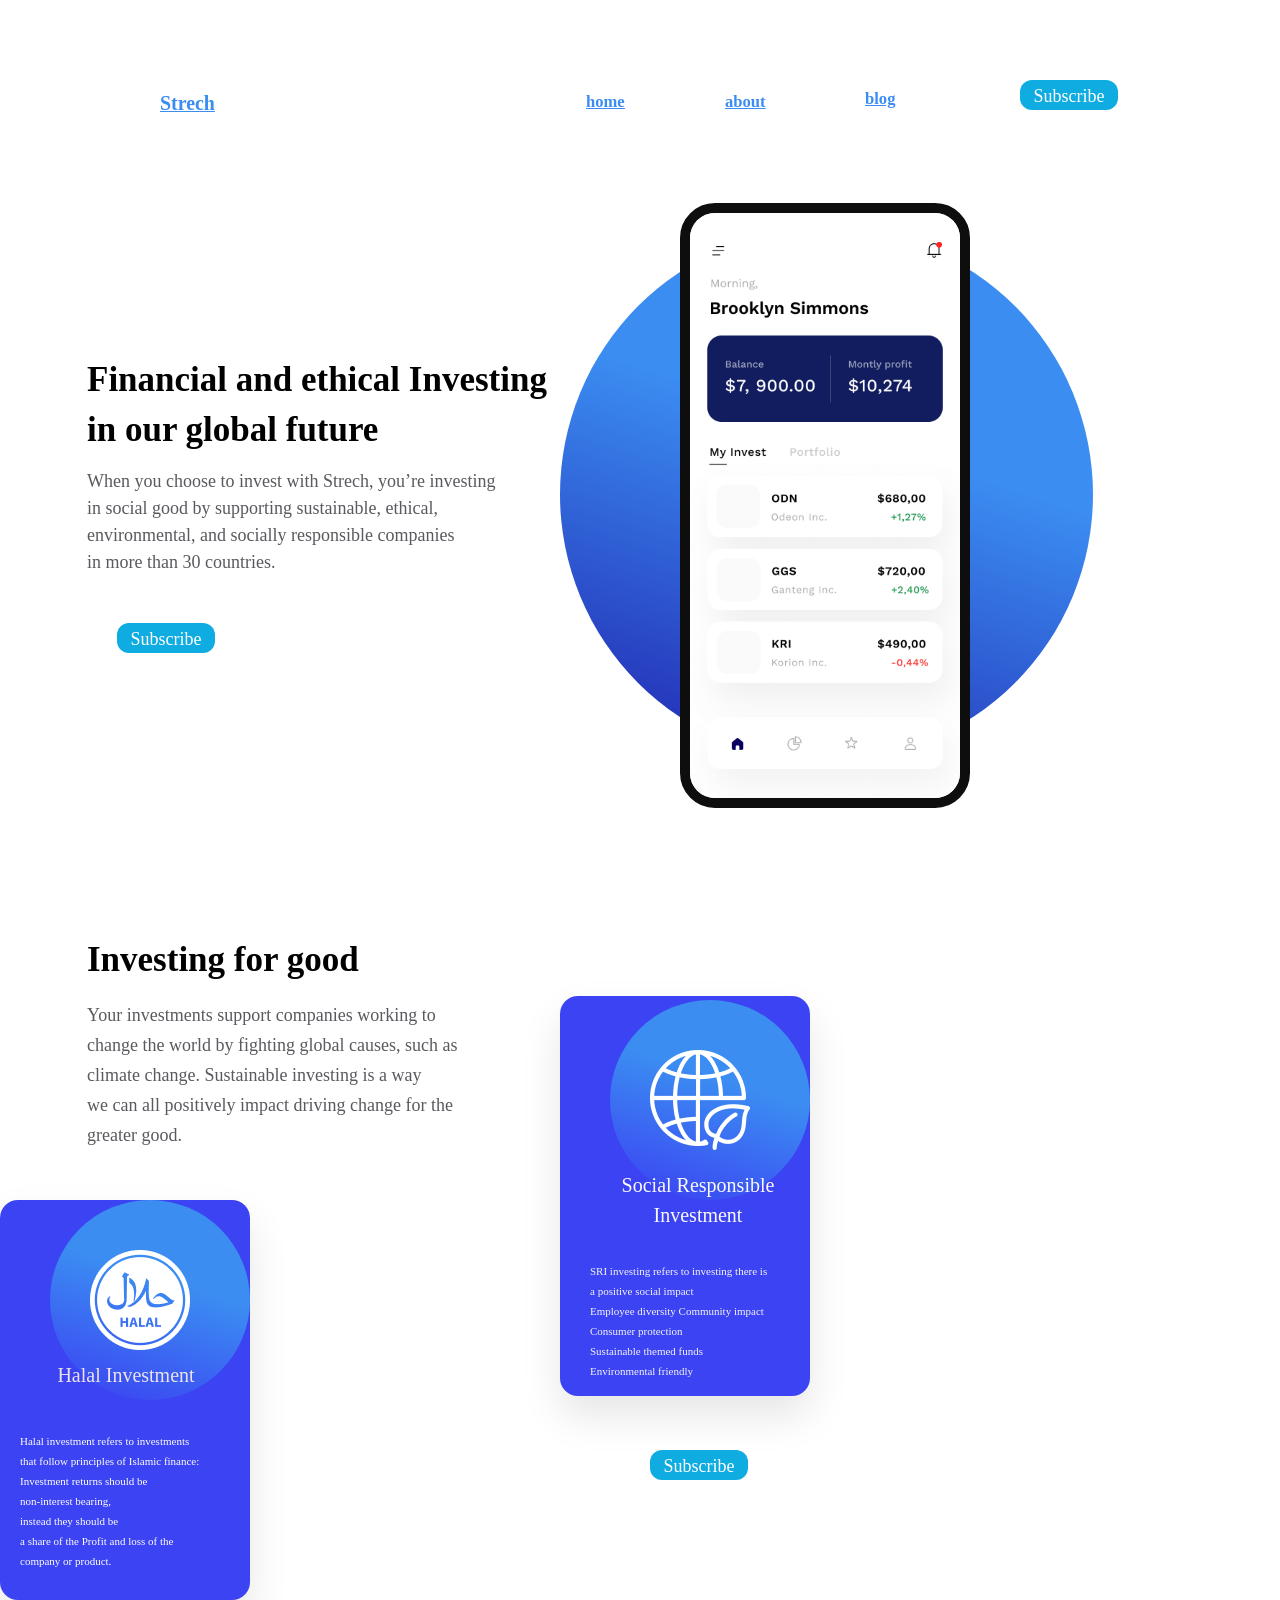
<file: index.html>
<html>
<head>
    <title>Home</title>
    <link rel="stylesheet" href="css/home.css">
</head>

<body>
    <form action="home.html" method="post">
    <a class="strech" href="strech.html"><h5>Strech</h5></a>
    <a class="home" href="home1.html"><h5><u>home</u></h5></a>
    <a class="about" href="about.html"><h5>about</h5></a>
    <a class="blog" href="blog.html"><h5>blog</h5></a>
    <button class="button">Subscribe</button>
    </form>
    <p id="financial">Financial and ethical Investing <br> in our global future</p>
        <div class="para1">When you choose to invest with Strech, you’re investing <br>
            in social good by supporting sustainable, ethical, <br>
            environmental, and socially responsible companies <br>
            in more than 30 countries.</div>

            <button class="button1">Subscribe</button>
            <div class="mov">
            <span class="circle"></span>
            <img class="mobile" src="images/Home.jpg" alt="mobile.jpg" >
        </div>

        <p class="investing"><b> Investing for good</b></p>
        <div class="para2">Your investments support companies working to <br>
            change the world by fighting global causes, such as <br> 
            climate change. Sustainable investing is a way <br>
            we can all positively impact driving change for the <br>
            greater good.</div>

            <p class="rectangle"></p>
       
            <div class="circle1"><img class="imageearth" src="images/Frame-1.png" alt=""></div>
            <p class="social">Social Responsible <br>
                Investment</p>
                <p class="para3">SRI investing refers to investing there is <br> a positive social impact <br> Employee diversity
                    Community impact <br>
                    Consumer protection <br>
                    Sustainable themed funds <br>
                    Environmental friendly <br>  
                </p>
                <div class="rectangle1"></div>
                  <div class="circle2"><img class="imagehalal" src="images/Frame.png"t=""></div>
                    <p class="social2">Halal Investment <br>
                        </p>
                        <p class="para4">Halal investment refers to investments <br>
                            that follow principles of Islamic finance: <br>
                            Investment returns should be <br> non-interest bearing, <br> instead they should be <br> a share of the Profit and loss of the <br> company or product. <br>
                        </p>
                        <button class="button2">Subscribe</button>
          




























        </body>
</html>
</file>
<file: css/home.css>
.home{
display: inline;
position: relative;
width: 1280px;
height: 5338px;

background: #FFFFFF;
}

.strech
{
display: inline;
position: absolute;
width: 78px;
height: 29px;
left: 160px;
top: 56px;

font-family: 'Inter';
font-style: normal;
font-weight: 700;
font-size: 24px;
line-height: 29px;
/* identical to box height */

color: #3B8DF2;
}

.home
{
display: inline;
position: absolute;
width: 59px;
height: 30px;
left: 586px;
top: 59px;

font-family: 'Poppins';
font-style: normal;
font-weight: 400;
font-size: 20px;
line-height: 30px;
/* identical to box height */

color: #3B8DF3;


}
.about
{
/* about */
display: inline;
position: absolute;
width: 60px;
height: 30px;
left: 725px;
top: 59px;

font-family: 'Poppins';
font-style: normal;
font-weight: 400;
font-size: 20px;
line-height: 30px;
/* identical to box height */

color: #3B8DF3;


}
.blog
{
/* blog */
display: inline;
position: absolute;
width: 45px;
height: 30px;
left: 865px;
top: 56px;

font-family: 'Poppins';
font-style: normal;
font-weight: 400;
font-size: 20px;
line-height: 30px;
/* identical to box height */

color: #3B8DF3;

}
.button
{
    /* subscribe */
position: absolute;
width: 98px;
height: 30px;
left: 1020px;
right: 20px;
top: 80px;
border-radius:  12px;
font-family: 'Poppins';
font-style: normal;
font-weight: 400;
font-size: 18px;
line-height: 30px;
/* identical to box height */

color: #FFFFFF;
background-color:#0eace1;
border: #0eace1;                 
}
#financial
{
    /* Financial and ethical Investing in our global future */
position: absolute;
width: 558px;
height: 100px;
left: 87px;
top: 320px;

font-family: 'Poppins';
font-style: normal;
font-weight: 600;
font-size: 35px;
line-height: 50px;
/* or 143% */
color: #000000;
}

.para1
{
/* When you choose to invest with Strech, you’re investing in social good by supporting sustainable, ethical, environmental, and socially responsible companies in more than 30 countries. */
position: absolute;
width: 496px;
height: 108px;
left: 87px;
top: 468px;

font-family: 'Poppins';
font-style: normal;
font-weight: 400;
font-size: 18px;
line-height: 27px;
/* or 150% */
color: #5A595F;
}
.button1
{
    /* subscribe */

position: absolute;
width: 98px;
height: 30px;
left: 117px;
top: 623px;

font-family: 'Poppins';
font-style: normal;
font-weight: 400;
font-size: 18px;
line-height: 30px;
/* identical to box height */
border-radius:  12px;
color: #FFFFFF;
background-color:#0eace1;
border: #0eace1;    

}
.circle
{
    /* Oval */

position: absolute;
width: 533px;
height: 533px;
left: 560px;
right:400px;
top: 228px;
border-radius: 50%;
background: linear-gradient(198.21deg, #3B8DF2 40.5%, #2229B2 96.44%);

}
.mobile
{
/* Place_Your_Design_Here */
position: absolute;
height: 584.68px;
left: 680px;
top: 202.94px;
border-radius: 35px;
border: 10px solid #0e0e0e;
}
.mov
{
    top: 100px;
}
.investing
{
    /* Investing for good */
position: absolute;
width: 319px;
height: 50px;
left: 87px;
top: 900px;

font-family: 'Poppins';
font-style: normal;
font-weight: 500;
font-size: 35px;
line-height: 50px;
/* identical to box height, or 143% */
color: #000000;
}
.para2
{
/* Your investments support companies working to change the world by fighting global causes, such as climate change. Sustainable investing is a way we can all positively impact driving change for the greater good. */
position: absolute;
width: 477px;
height: 150px;
left: 87px;
top: 1000px;

font-family: 'Poppins';
font-style: normal;
font-weight: 500;
font-size: 18px;
line-height: 30px;
/* or 167% */

color: #5A595F;

}
.rectangle
{
/* Rectangle */
position: absolute;
width: 250px;
height: 400px;
left: 560px;
right:400px;
top: 980px;
background: #3B43F2;
box-shadow: 0px 20px 40px rgba(0, 0, 0, 0.1);
border-radius: 18px;
}
.circle1
{
/* Oval */
position: absolute;
width: 200px;
height: 200px;
left: 610px;
right:400px;
top: 1000px;
border-radius: 50%;
background: linear-gradient(198.21deg, #3B8DF2 40.5%, #3B43F2 96.44%);
}
.imageearth
{
  /* Vector */
position: absolute;
left: 40px;
right: 50px;;
top: 50px;
bottom: 0%;
}
/* Social Responsible Investment */
.social
{
position: absolute;
width: 276px;
height: 59px;
left: 560px;
top: 1150px;

font-family: 'Poppins';
font-style: normal;
font-weight: 500;
font-size: 20px;
line-height: 30px;
/* or 120% */
text-align: center;

color: #fafafa;
}
.para3
{
    /* Employee diversity Community impact Consumer protection Sustainable themed funds Environmental friendly */

position: absolute;
width: 363px;
height: 146px;
left: 590px;
top: 1250px;

font-family: 'Poppins';
font-style: normal;
font-weight: 500;
font-size: 11px;
line-height: 20px;
/* or 167% */
color: #f5f4f9;
}
.rectangle1
{
/* Rectangle */
position: absolute;
left: 0%;
right: 0%;
top: 1200px;
bottom: 0%;
width: 250px;
height: 400px;
background: #3B43F2;
box-shadow: 0px 20px 40px rgba(0, 0, 0, 0.1);
border-radius: 18px;

}
.circle2
{
/* Oval */
position: absolute;
width: 200px;
height: 200px;
left: 50px;
right:400px;
top: 1200px;
border-radius: 50%;
background: linear-gradient(198.21deg, #3B8DF2 40.5%, #3B43F2 96.44%);
}
.imagehalal
{
   /* Vector */
position: absolute;
left: 40px;
right: 250px;;
top: 50px;
bottom: 0%; 
}
.social2
{
    position: absolute;
    width: 276px;
    height: 59px;
    left: -12px;px;
    top: 1340px;
    
    font-family: 'Poppins';
    font-style: normal;
    font-weight: 500;
    font-size: 20px;
    line-height: 30px;
    /* or 120% */
    text-align: center;
    
    color: #ece3ea;
}
.para4
{
    /* Investment returns should be non-interest bearing, instead they should be a share of the Profit and loss of the company or product. */

position: absolute;
width: 363px;
height: 122px;
left: 20px;
top: 1420px;

font-family: 'Poppins';
font-style: normal;
font-weight: 500;
font-size: 11px;
line-height: 20px;
/* or 167% */

color: #FFFFFF;
}
.button2
{
    position: absolute;
width: 98px;
height: 30px;
left: 650px;
right: 20px;
top: 1450px;
border-radius:  12px;
font-family: 'Poppins';
font-style: normal;
font-weight: 400;
font-size: 18px;
line-height: 30px;
/* identical to box height */

color: #FFFFFF;
background-color:#0eace1;
border: #0eace1;             
}
</file>
